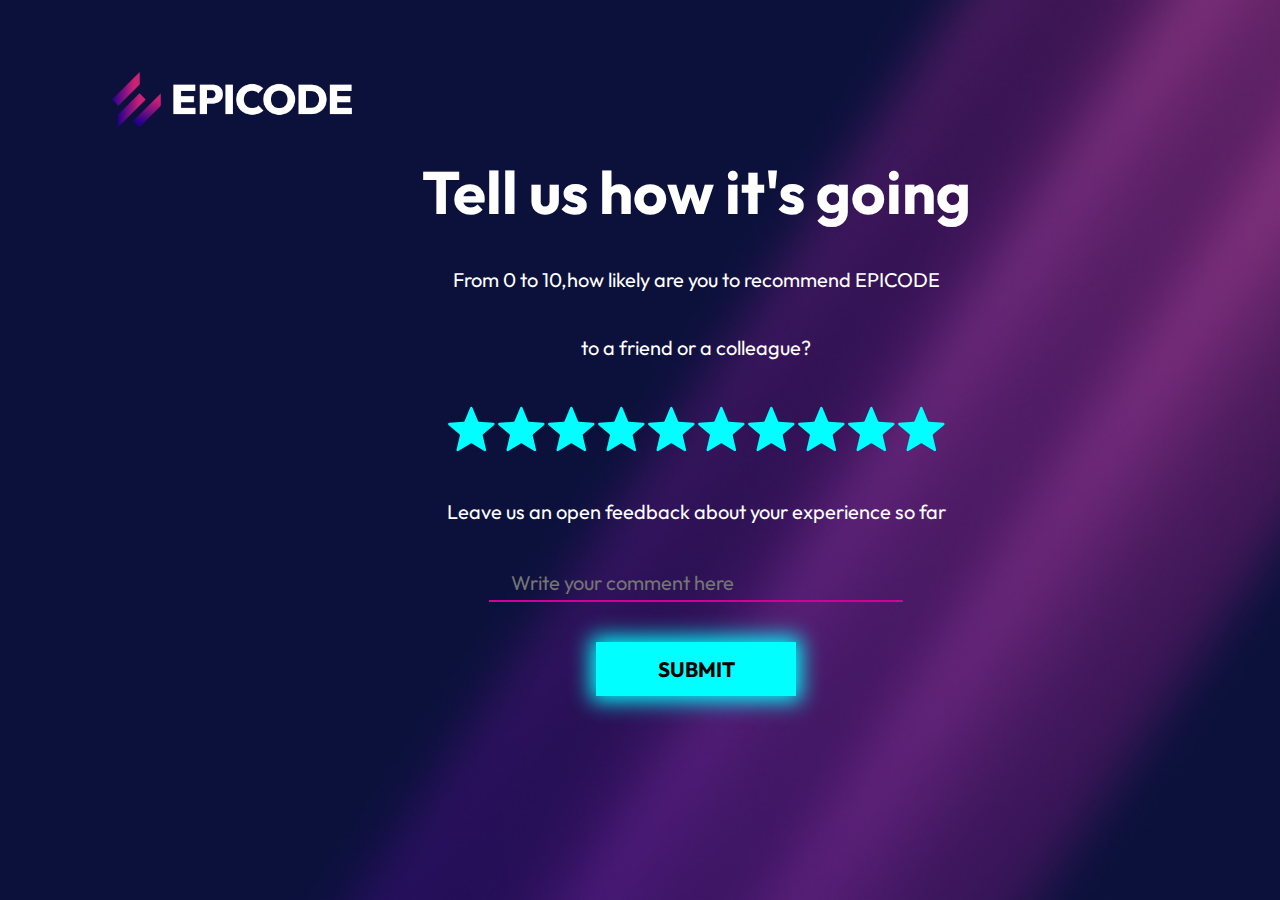
<file: feedbackpage.html>
<!DOCTYPE html>
<html lang="it">
  <head>
    <meta charset="UTF-8" />
    <meta name="viewport" content="width=device-width, initial-scale=1.0" />
    <title>Feedback Page</title>
    <link rel="stylesheet" href="css/reset.css" />
    <link rel="stylesheet" href="css/generalCss.css" />
    <link rel="stylesheet" href="css/feedbackpage.css" />
    <link rel="preconnect" href="https://fonts.googleapis.com" />
    <link rel="preconnect" href="https://fonts.gstatic.com" crossorigin />
    <link
      href="https://fonts.googleapis.com/css2?family=Outfit:wght@100..900&display=swap"
      rel="foglio di stile"
    />
  </head>
  <body class="marginLeft">
    <header>
      <img src="/assets/img/epicode_logo.png" alt="epicode_logo" class="logo" />
    </header>
    <main class="center">
      <div id="pageContainer">
        <h2>Tell us how it's going</h2>
        <p>From 0 to 10,how likely are you to recommend EPICODE</p>
        <p>to a friend or a colleague?</p>
        <div id="starContainer" class="center">
          <svg
            width="47"
            height="46"
            viewBox="0 0 47 46"
            fill="none"
            xmlns="http://www.w3.org/2000/svg"
            class="star"
          >
            <path
              d="M22.2044 1.55551C22.6143 0.569963 24.0104 0.569964 24.4203 1.55552L29.9874 14.9402C30.1602 15.3557 30.5509 15.6396 30.9994 15.6756L45.4494 16.834C46.5134 16.9193 46.9448 18.2471 46.1341 18.9415L35.1248 28.3722C34.7831 28.6649 34.6338 29.1242 34.7382 29.5619L38.1018 43.6626C38.3494 44.7009 37.2199 45.5215 36.309 44.9651L23.9379 37.4089C23.5538 37.1743 23.0709 37.1743 22.6868 37.4089L10.3157 44.9651C9.40478 45.5215 8.27528 44.7009 8.52295 43.6626L11.8865 29.5619C11.9909 29.1242 11.8416 28.6649 11.4999 28.3722L0.490575 18.9415C-0.320069 18.2471 0.111362 16.9193 1.17535 16.834L15.6253 15.6756C16.0738 15.6396 16.4645 15.3557 16.6374 14.9402L22.2044 1.55551Z"
              fill="#00FFFF"
              stroke=""
              stroke-width=""
            />
          </svg>
          <svg
            width="47"
            height="46"
            viewBox="0 0 47 46"
            fill="none"
            xmlns="http://www.w3.org/2000/svg"
            class="star"
          >
            <path
              d="M22.2044 1.55551C22.6143 0.569963 24.0104 0.569964 24.4203 1.55552L29.9874 14.9402C30.1602 15.3557 30.5509 15.6396 30.9994 15.6756L45.4494 16.834C46.5134 16.9193 46.9448 18.2471 46.1341 18.9415L35.1248 28.3722C34.7831 28.6649 34.6338 29.1242 34.7382 29.5619L38.1018 43.6626C38.3494 44.7009 37.2199 45.5215 36.309 44.9651L23.9379 37.4089C23.5538 37.1743 23.0709 37.1743 22.6868 37.4089L10.3157 44.9651C9.40478 45.5215 8.27528 44.7009 8.52295 43.6626L11.8865 29.5619C11.9909 29.1242 11.8416 28.6649 11.4999 28.3722L0.490575 18.9415C-0.320069 18.2471 0.111362 16.9193 1.17535 16.834L15.6253 15.6756C16.0738 15.6396 16.4645 15.3557 16.6374 14.9402L22.2044 1.55551Z"
              fill="#00FFFF"
              stroke=""
              stroke-width=""
            />
          </svg>
          <svg
            width="47"
            height="46"
            viewBox="0 0 47 46"
            fill="none"
            xmlns="http://www.w3.org/2000/svg"
            class="star"
          >
            <path
              d="M22.2044 1.55551C22.6143 0.569963 24.0104 0.569964 24.4203 1.55552L29.9874 14.9402C30.1602 15.3557 30.5509 15.6396 30.9994 15.6756L45.4494 16.834C46.5134 16.9193 46.9448 18.2471 46.1341 18.9415L35.1248 28.3722C34.7831 28.6649 34.6338 29.1242 34.7382 29.5619L38.1018 43.6626C38.3494 44.7009 37.2199 45.5215 36.309 44.9651L23.9379 37.4089C23.5538 37.1743 23.0709 37.1743 22.6868 37.4089L10.3157 44.9651C9.40478 45.5215 8.27528 44.7009 8.52295 43.6626L11.8865 29.5619C11.9909 29.1242 11.8416 28.6649 11.4999 28.3722L0.490575 18.9415C-0.320069 18.2471 0.111362 16.9193 1.17535 16.834L15.6253 15.6756C16.0738 15.6396 16.4645 15.3557 16.6374 14.9402L22.2044 1.55551Z"
              fill="#00FFFF"
              stroke=""
              stroke-width=""
            />
          </svg>
          <svg
            width="47"
            height="46"
            viewBox="0 0 47 46"
            fill="none"
            xmlns="http://www.w3.org/2000/svg"
            class="star"
          >
            <path
              d="M22.2044 1.55551C22.6143 0.569963 24.0104 0.569964 24.4203 1.55552L29.9874 14.9402C30.1602 15.3557 30.5509 15.6396 30.9994 15.6756L45.4494 16.834C46.5134 16.9193 46.9448 18.2471 46.1341 18.9415L35.1248 28.3722C34.7831 28.6649 34.6338 29.1242 34.7382 29.5619L38.1018 43.6626C38.3494 44.7009 37.2199 45.5215 36.309 44.9651L23.9379 37.4089C23.5538 37.1743 23.0709 37.1743 22.6868 37.4089L10.3157 44.9651C9.40478 45.5215 8.27528 44.7009 8.52295 43.6626L11.8865 29.5619C11.9909 29.1242 11.8416 28.6649 11.4999 28.3722L0.490575 18.9415C-0.320069 18.2471 0.111362 16.9193 1.17535 16.834L15.6253 15.6756C16.0738 15.6396 16.4645 15.3557 16.6374 14.9402L22.2044 1.55551Z"
              fill="#00FFFF"
              stroke=""
              stroke-width=""
            />
          </svg>
          <svg
            width="47"
            height="46"
            viewBox="0 0 47 46"
            fill="none"
            xmlns="http://www.w3.org/2000/svg"
            class="star"
          >
            <path
              d="M22.2044 1.55551C22.6143 0.569963 24.0104 0.569964 24.4203 1.55552L29.9874 14.9402C30.1602 15.3557 30.5509 15.6396 30.9994 15.6756L45.4494 16.834C46.5134 16.9193 46.9448 18.2471 46.1341 18.9415L35.1248 28.3722C34.7831 28.6649 34.6338 29.1242 34.7382 29.5619L38.1018 43.6626C38.3494 44.7009 37.2199 45.5215 36.309 44.9651L23.9379 37.4089C23.5538 37.1743 23.0709 37.1743 22.6868 37.4089L10.3157 44.9651C9.40478 45.5215 8.27528 44.7009 8.52295 43.6626L11.8865 29.5619C11.9909 29.1242 11.8416 28.6649 11.4999 28.3722L0.490575 18.9415C-0.320069 18.2471 0.111362 16.9193 1.17535 16.834L15.6253 15.6756C16.0738 15.6396 16.4645 15.3557 16.6374 14.9402L22.2044 1.55551Z"
              fill="#00FFFF"
              stroke=""
              stroke-width=""
            />
          </svg>
          <svg
            width="47"
            height="46"
            viewBox="0 0 47 46"
            fill="none"
            xmlns="http://www.w3.org/2000/svg"
            class="star"
          >
            <path
              d="M22.2044 1.55551C22.6143 0.569963 24.0104 0.569964 24.4203 1.55552L29.9874 14.9402C30.1602 15.3557 30.5509 15.6396 30.9994 15.6756L45.4494 16.834C46.5134 16.9193 46.9448 18.2471 46.1341 18.9415L35.1248 28.3722C34.7831 28.6649 34.6338 29.1242 34.7382 29.5619L38.1018 43.6626C38.3494 44.7009 37.2199 45.5215 36.309 44.9651L23.9379 37.4089C23.5538 37.1743 23.0709 37.1743 22.6868 37.4089L10.3157 44.9651C9.40478 45.5215 8.27528 44.7009 8.52295 43.6626L11.8865 29.5619C11.9909 29.1242 11.8416 28.6649 11.4999 28.3722L0.490575 18.9415C-0.320069 18.2471 0.111362 16.9193 1.17535 16.834L15.6253 15.6756C16.0738 15.6396 16.4645 15.3557 16.6374 14.9402L22.2044 1.55551Z"
              fill="#00FFFF"
              stroke=""
              stroke-width=""
            />
          </svg>
          <svg
            width="47"
            height="46"
            viewBox="0 0 47 46"
            fill="none"
            xmlns="http://www.w3.org/2000/svg"
            class="star"
          >
            <path
              d="M22.2044 1.55551C22.6143 0.569963 24.0104 0.569964 24.4203 1.55552L29.9874 14.9402C30.1602 15.3557 30.5509 15.6396 30.9994 15.6756L45.4494 16.834C46.5134 16.9193 46.9448 18.2471 46.1341 18.9415L35.1248 28.3722C34.7831 28.6649 34.6338 29.1242 34.7382 29.5619L38.1018 43.6626C38.3494 44.7009 37.2199 45.5215 36.309 44.9651L23.9379 37.4089C23.5538 37.1743 23.0709 37.1743 22.6868 37.4089L10.3157 44.9651C9.40478 45.5215 8.27528 44.7009 8.52295 43.6626L11.8865 29.5619C11.9909 29.1242 11.8416 28.6649 11.4999 28.3722L0.490575 18.9415C-0.320069 18.2471 0.111362 16.9193 1.17535 16.834L15.6253 15.6756C16.0738 15.6396 16.4645 15.3557 16.6374 14.9402L22.2044 1.55551Z"
              fill="#00FFFF"
              stroke=""
              stroke-width=""
            />
          </svg>
          <svg
            width="47"
            height="46"
            viewBox="0 0 47 46"
            fill="none"
            xmlns="http://www.w3.org/2000/svg"
            class="star"
          >
            <path
              d="M22.2044 1.55551C22.6143 0.569963 24.0104 0.569964 24.4203 1.55552L29.9874 14.9402C30.1602 15.3557 30.5509 15.6396 30.9994 15.6756L45.4494 16.834C46.5134 16.9193 46.9448 18.2471 46.1341 18.9415L35.1248 28.3722C34.7831 28.6649 34.6338 29.1242 34.7382 29.5619L38.1018 43.6626C38.3494 44.7009 37.2199 45.5215 36.309 44.9651L23.9379 37.4089C23.5538 37.1743 23.0709 37.1743 22.6868 37.4089L10.3157 44.9651C9.40478 45.5215 8.27528 44.7009 8.52295 43.6626L11.8865 29.5619C11.9909 29.1242 11.8416 28.6649 11.4999 28.3722L0.490575 18.9415C-0.320069 18.2471 0.111362 16.9193 1.17535 16.834L15.6253 15.6756C16.0738 15.6396 16.4645 15.3557 16.6374 14.9402L22.2044 1.55551Z"
              fill="#00FFFF"
              stroke=""
              stroke-width=""
            />
          </svg>
          <svg
            width="47"
            height="46"
            viewBox="0 0 47 46"
            fill="none"
            xmlns="http://www.w3.org/2000/svg"
            class="star"
          >
            <path
              d="M22.2044 1.55551C22.6143 0.569963 24.0104 0.569964 24.4203 1.55552L29.9874 14.9402C30.1602 15.3557 30.5509 15.6396 30.9994 15.6756L45.4494 16.834C46.5134 16.9193 46.9448 18.2471 46.1341 18.9415L35.1248 28.3722C34.7831 28.6649 34.6338 29.1242 34.7382 29.5619L38.1018 43.6626C38.3494 44.7009 37.2199 45.5215 36.309 44.9651L23.9379 37.4089C23.5538 37.1743 23.0709 37.1743 22.6868 37.4089L10.3157 44.9651C9.40478 45.5215 8.27528 44.7009 8.52295 43.6626L11.8865 29.5619C11.9909 29.1242 11.8416 28.6649 11.4999 28.3722L0.490575 18.9415C-0.320069 18.2471 0.111362 16.9193 1.17535 16.834L15.6253 15.6756C16.0738 15.6396 16.4645 15.3557 16.6374 14.9402L22.2044 1.55551Z"
              fill="#00FFFF"
              stroke=""
              stroke-width=""
            />
          </svg>
          <svg
            width="47"
            height="46"
            viewBox="0 0 47 46"
            fill="none"
            xmlns="http://www.w3.org/2000/svg"
            class="star"
          >
            <path
              d="M22.2044 1.55551C22.6143 0.569963 24.0104 0.569964 24.4203 1.55552L29.9874 14.9402C30.1602 15.3557 30.5509 15.6396 30.9994 15.6756L45.4494 16.834C46.5134 16.9193 46.9448 18.2471 46.1341 18.9415L35.1248 28.3722C34.7831 28.6649 34.6338 29.1242 34.7382 29.5619L38.1018 43.6626C38.3494 44.7009 37.2199 45.5215 36.309 44.9651L23.9379 37.4089C23.5538 37.1743 23.0709 37.1743 22.6868 37.4089L10.3157 44.9651C9.40478 45.5215 8.27528 44.7009 8.52295 43.6626L11.8865 29.5619C11.9909 29.1242 11.8416 28.6649 11.4999 28.3722L0.490575 18.9415C-0.320069 18.2471 0.111362 16.9193 1.17535 16.834L15.6253 15.6756C16.0738 15.6396 16.4645 15.3557 16.6374 14.9402L22.2044 1.55551Z"
              fill="#00FFFF"
              stroke=""
              stroke-width=""
            />
          </svg>
        </div>
        <div>
          <p>Leave us an open feedback about your experience so far</p>
        </div>
        <div>
          <input
            id="comment"
            type="textarea"
            placeholder="Write your comment here"
          />
        </div>
        <div id="btnInfo">
          <button type="button" class="btnBlueNeon center bold" id="feedBtn">
            SUBMIT
          </button>
        </div>
      </div>
      <div id="messageContainer"></div>
      <div id="tryAgain" hidden>
        <p>Click the button and keep training with our tests!</p>

        <a href="select.html">
          <button
            type="button"
            class="btnBlueNeon center bold"
            id="feedBtnTryAgain"
          >
            GO TO TEST!
          </button>
        </a>
      </div>
    </main>
    <script src="/scripts/feedbackpage.js"></script>
  </body>
</html>
</file>
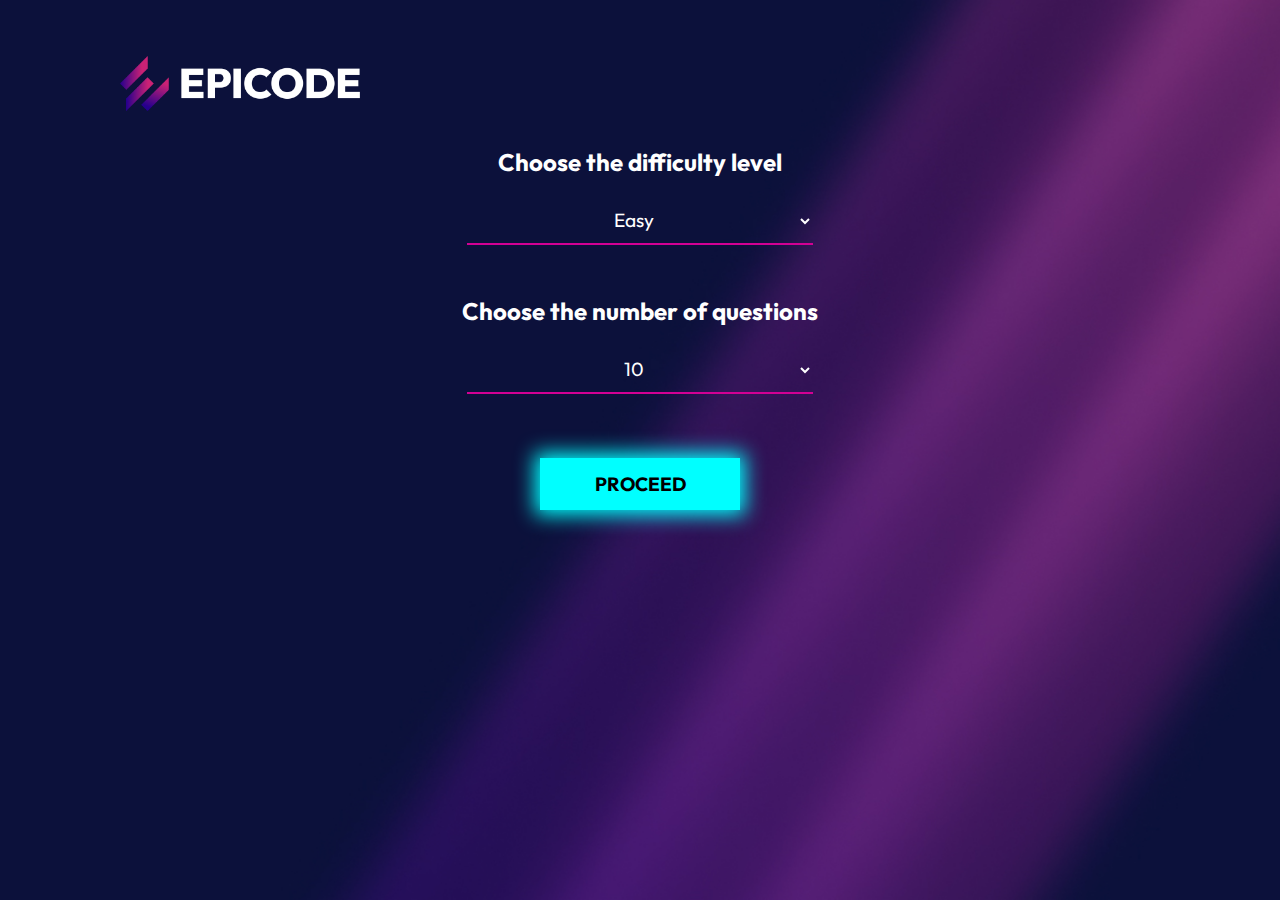
<file: select.html>
<!DOCTYPE html>
<html lang="en">
  <head>
    <meta charset="UTF-8" />
    <meta name="viewport" content="width=device-width, initial-scale=1.0" />
    <title>Choose level</title>
    <link rel="stylesheet" href="css/generalCss.css" />
    <link rel="stylesheet" href="css/select.css" />
  </head>
  <body>
    <header>
      <img src="/assets/img/epicode_logo.png" alt="logo" class="logo" />
    </header>
    <section id="all-select">
      <section id="user-choose">
        <h2>Choose the difficulty level</h2>
        <select name="difficulty" id="difficulty">
          <option value="easy">Easy</option>
          <option value="medium">Medium</option>
          <option value="hard">Hard</option>
        </select>
      </section>
      <section id="choose-number">
        <h2>Choose the number of questions</h2>
        <select name="number" id="number">
          <option value="10">10</option>
          <option value="20">20</option>
          <option value="30">30</option>
        </select>
      </section>
      <button type="button" class="btnBlueNeon" id="proceedBtn">PROCEED</button>
    </section>
    <script src="/scripts/select.js"></script>
  </body>
</html>
</file>
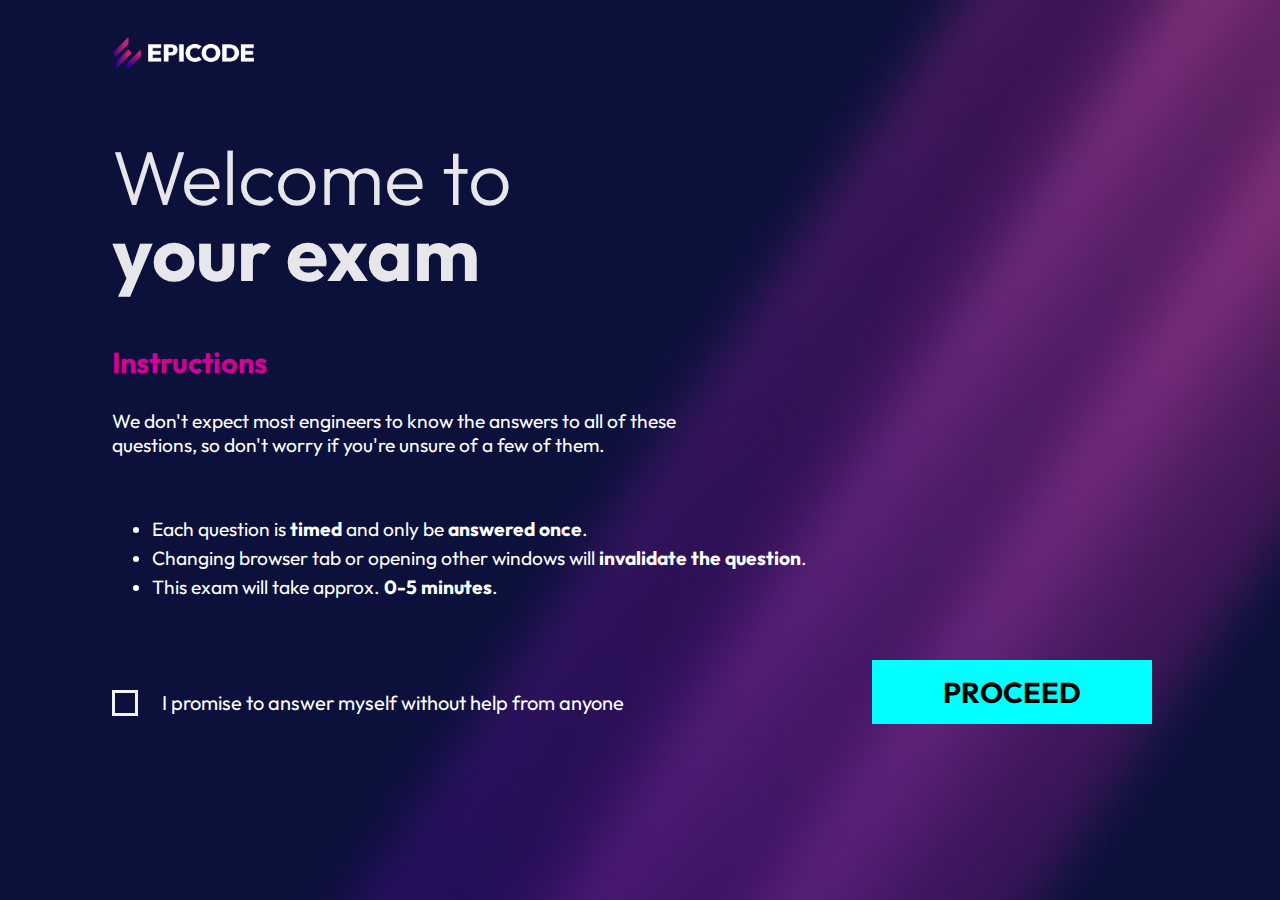
<file: welcomePage.html>
<!DOCTYPE html>
<html lang="en">
  <head>
    <meta charset="UTF-8" />
    <meta name="viewport" content="width=device-width, initial-scale=1.0" />
    <title>Welcome Page</title>
    <link rel="stylesheet" href="css/welcomePage.css" />
    <link rel="stylesheet" href="css/generalCss.css" />
  </head>
  <body class="marginLeft">
    <header>
      <img src="assets/img/epicode_logo.png" alt="Epicode Logo" />
    </header>
    <main>
      <section class="main-title">
        <h1>
          Welcome to<br />
          <span>your exam</span>
        </h1>
      </section>
      <section class="snd-title">
        <h3>Instructions</h3>
        <p>
          We don't expect most engineers to know the answers to all of these
          <br />
          questions, so don't worry if you're unsure of a few of them.
        </p>
      </section>
      <section class="list">
        <ul>
          <li>
            Each question is <span>timed</span> and only be
            <span>answered once</span>.
          </li>
          <li>
            Changing browser tab or opening other windows will
            <span>invalidate the question</span>.
          </li>
          <li>This exam will take approx. <span>0-5 minutes</span>.</li>
        </ul>
      </section>
      <section class="start-ex">
        <div class="container">
          <div class="checkbox-wrapper">
            <form>
              <div class="container">
                <label class="cr-wrapper">
                  <input type="checkbox" id="check-b" />
                  <div class="cr-input"></div>
                  <span
                    >I promise to answer myself without help from anyone</span
                  >
                </label>
              </div>
            </form>
          </div>
          <button
            onclick="redirectToPage()"
            class="btnWelcomePage bold"
            style="float: right; width: 280px; transform: translateY(-60px)"
            id="button"
          >
            PROCEED
          </button>

          <script>
            function redirectToPage() {
              window.location.href = "select.html";
            }
          </script>
        </div>
      </section>
    </main>

    <script src="scripts/WelcomePage.js"></script>
  </body>
</html>
</file>
<file: css/generalCss.css>
@import url("https://fonts.googleapis.com/css2?family=Outfit:wght@100..900&display=swap");

* {
  font-family: "Outfit", sans-serif;
  color: white;
}

body {
  background-image: url(/assets/img/bg.jpg);
  background-size: cover;
  background-repeat: no-repeat;
}
header {
  margin-bottom: 2rem;
}

.bold {
  font-weight: bold;
}
.btnBlueNeon {
  width: 200px;
  box-shadow: 0 0 20px 5px #00ffff;
  font-size: 1.8rem;
  padding-bottom: 0.8rem;
  padding-top: 0.8rem;
  color: black;
  background-color: #00ffff;
  border: 1px solid transparent;
}
.btnBlueNeon:hover {
  box-shadow: 0 0 20px 5px #00ffff;
}
.center {
  text-align: center;
}

.logo {
  width: 15rem;
  margin-top: 3rem;
}

.logoNoMargin {
  width: 15rem;
}

.marginLeft {
  margin-left: 7rem;
}
</file>
<file: css/feedbackpage.css>
* {
  user-select: none;
}
body {
  margin-top: 1.5rem;
  margin-left: 3rem;
  box-sizing: content-box;
}

.centerText {
  text-align: center;
  text-transform: uppercase;
  font-size: 2rem;
}

.center h2 {
  text-align: center;
  font-weight: bold;
  font-size: 60px;
}

p {
  text-align: center;
  font-size: 20px;
  margin-block: 3rem;
}

#btnInfo button {
  margin-top: 2.5rem;
  font-size: 1.3rem;
}

#comment {
  background-color: transparent;
  border: none;
  border-bottom: 2px solid #d20094;
  width: 400px;
  padding: 7px;
}

#comment::placeholder {
  padding-left: 15px;
  font-size: 1.5em;
}

#comment:focus {
  outline: none;
  color: white;
}

.center > p:last-of-type {
  margin-top: 3px;
}

.center > p:first-of-type {
  margin-bottom: 3px;
  margin-block: 0px;
  margin-top: 20px;
}

#messageContainer p {
  text-align: center;
  font-size: 1.6em;
  line-height: 2;
  opacity: 0.9;
}

#messageContainer {
  margin-right: 20%;
  margin-left: 18%;
  margin-top: 4%;
}

.thankYou {
  opacity: 0.9;
  font-size: 4em;
  font-weight: 800;
}

#tryAgain p {
  opacity: 0.9;
  font-size: 1.6em;
  font-weight: 700;
  color: #d20094;
  margin-top: 2px;
}

#tryAgain button {
  opacity: 0.9;
  font-size: 1.5em;
  cursor: pointer;
}
button {
  cursor: pointer;
}
</file>
<file: css/select.css>
header {
  margin-top: 0.5rem;
  margin-left: 7rem;
}
#all-select {
  text-align: center;
}
#difficulty,
#number {
  width: 25%;
  font-size: 1.2em;
}
#difficulty option,
#number option {
  background-color: rgba(216, 216, 216, 0.3);
  color: black;
  margin-right: 50%;
}

#difficulty,
#number {
  background-color: transparent;
  text-align: center;
  color: white;
  border: none;
  border-bottom: 2px solid #d20094;
  width: 27vw;
  padding: 10px;
}
#choose-number {
  margin-top: 4vw;
}
#all-select button {
  margin-top: 5vw;
  font-weight: bold;
  font-size: 1.2em;
}
#difficulty,
#number:focus {
  outline: none;
}
button {
  cursor: pointer;
}
</file>
<file: css/welcomePage.css>
body {
  background-image: url("assets/img/bg.jpg");
  background-repeat: no-repeat;
  color: white;
  font-size: 1.2em;
  margin-right: 4em;
  margin-top: 1.5rem;
  margin-left: 3rem;
}
header {
  padding: 1vw 0;
}
header img {
  width: 13%;
}
.main-title h1 {
  opacity: 0.9;
  font-size: 4em;
  font-weight: 300;
  line-height: 1;
}
h1 span {
  font-weight: bold;
}
.snd-title h3 {
  color: #d20094;
  font-size: 1.5em;
}
.snd-title p {
  font-size: 1em;
}
.list {
  padding: 20px 0;
}
.list ul {
  line-height: 1.5;
}
.list li span {
  font-weight: bold;
}
.start-ex {
  padding: 50px 0;
  margin-right: 4vw;
}
.btnWelcomePage {
  width: 200px;
  font-size: 1.8rem;
  padding-bottom: 0.8rem;
  padding-top: 0.8rem;
  color: black;
  background-color: #00ffff;
  border: 1px solid transparent;
}

.disabilited:hover {
  cursor: not-allowed;
  box-shadow: none;
}
.abilited {
  cursor: pointer;
  box-shadow: 0 0 20px 5px #00ffff;
}

.cr-wrapper *,
.cr-wrapper *::before,
.cr-wrapper *::after {
  box-sizing: content-box !important;
}
.disabilited {
  cursor: not-allowed;
}
.cr-wrapper input {
  position: absolute;
  z-index: -1;
  opacity: 0;
}

.cr-wrapper span {
  font-size: 20px;
}

.cr-wrapper {
  display: inline-block;
  position: relative;
  padding-left: 50px;
  cursor: pointer;
  margin-bottom: 5px;
}

.cr-wrapper input[type="checkbox"] ~ .cr-input {
  position: absolute;
  top: 50%;
  left: 0;
  height: 20px;
  width: 20px;
  background: transparent;
  transition: background 250ms;
  border: 3px solid #f1f5f9;
  border-radius: 0px;
  transform: translate(0, -50%);
}

.cr-wrapper input[type="checkbox"] ~ .cr-input::after {
  content: "";
  position: absolute;
  display: none;
  left: 1px;
  top: 1px;
  width: 20px;
  height: 20px;
  transition: background 250ms;
  background-color: #ffffff;
  clip-path: polygon(14% 44%, 0 65%, 50% 100%, 100% 16%, 80% 0%, 43% 62%);
}

.cr-wrapper input:checked ~ .cr-input::after {
  display: block;
}

.cr-wrapper:hover input[type="checkbox"]:not([disabled]) ~ .cr-input,
.cr-wrapper input[type="checkbox"]:focus ~ .cr-input {
  background: #e2e8f0;
  border-color: #64748b;
}

.cr-wrapper:hover input[type="radio"]:not([disabled]) ~ .cr-input,
.cr-wrapper input[type="radio"]:focus ~ .cr-input {
  background: #e2e8f0;
  border-color: #d20094;
}

.cr-wrapper input[type="checkbox"]:checked ~ .cr-input {
  background: #d20094;
  border-color: #000000;
}

.cr-wrapper input[type="radio"]:checked ~ .cr-input {
  background: #d20094;
  border-color: #000000;
}

.cr-wrapper input[type="checkbox"]:disabled ~ .cr-input,
.cr-wrapper input[type="radio"]:disabled ~ .cr-input {
  opacity: 0.5;
  cursor: not-allowed;
}

.cr-wrapper input[type="checkbox"]:disabled ~ span,
.cr-wrapper input[type="radio"]:disabled ~ span {
  opacity: 0.5;
  cursor: not-allowed;
}

.cr-wrapper input[type="checkbox"]:disabled ~ .cr-input::after {
  background: #ffffff;
}

.cr-wrapper input[type="radio"]:disabled ~ .cr-input::after {
  background: #ffffff;
}

.cr-wrapper:hover input[type="checkbox"]:not([disabled]):checked ~ .cr-input,
.cr-wrapper input[type="checkbox"]:checked:focus ~ .cr-input {
  background: #d20094;
  border-color: #225d69;
}

.cr-wrapper:hover input[type="radio"]:not([disabled]):checked ~ .cr-input,
.cr-wrapper input[type="radio"]:checked:focus ~ .cr-input {
  background: #d20094;
  border-color: #d20094;
}
</file>
